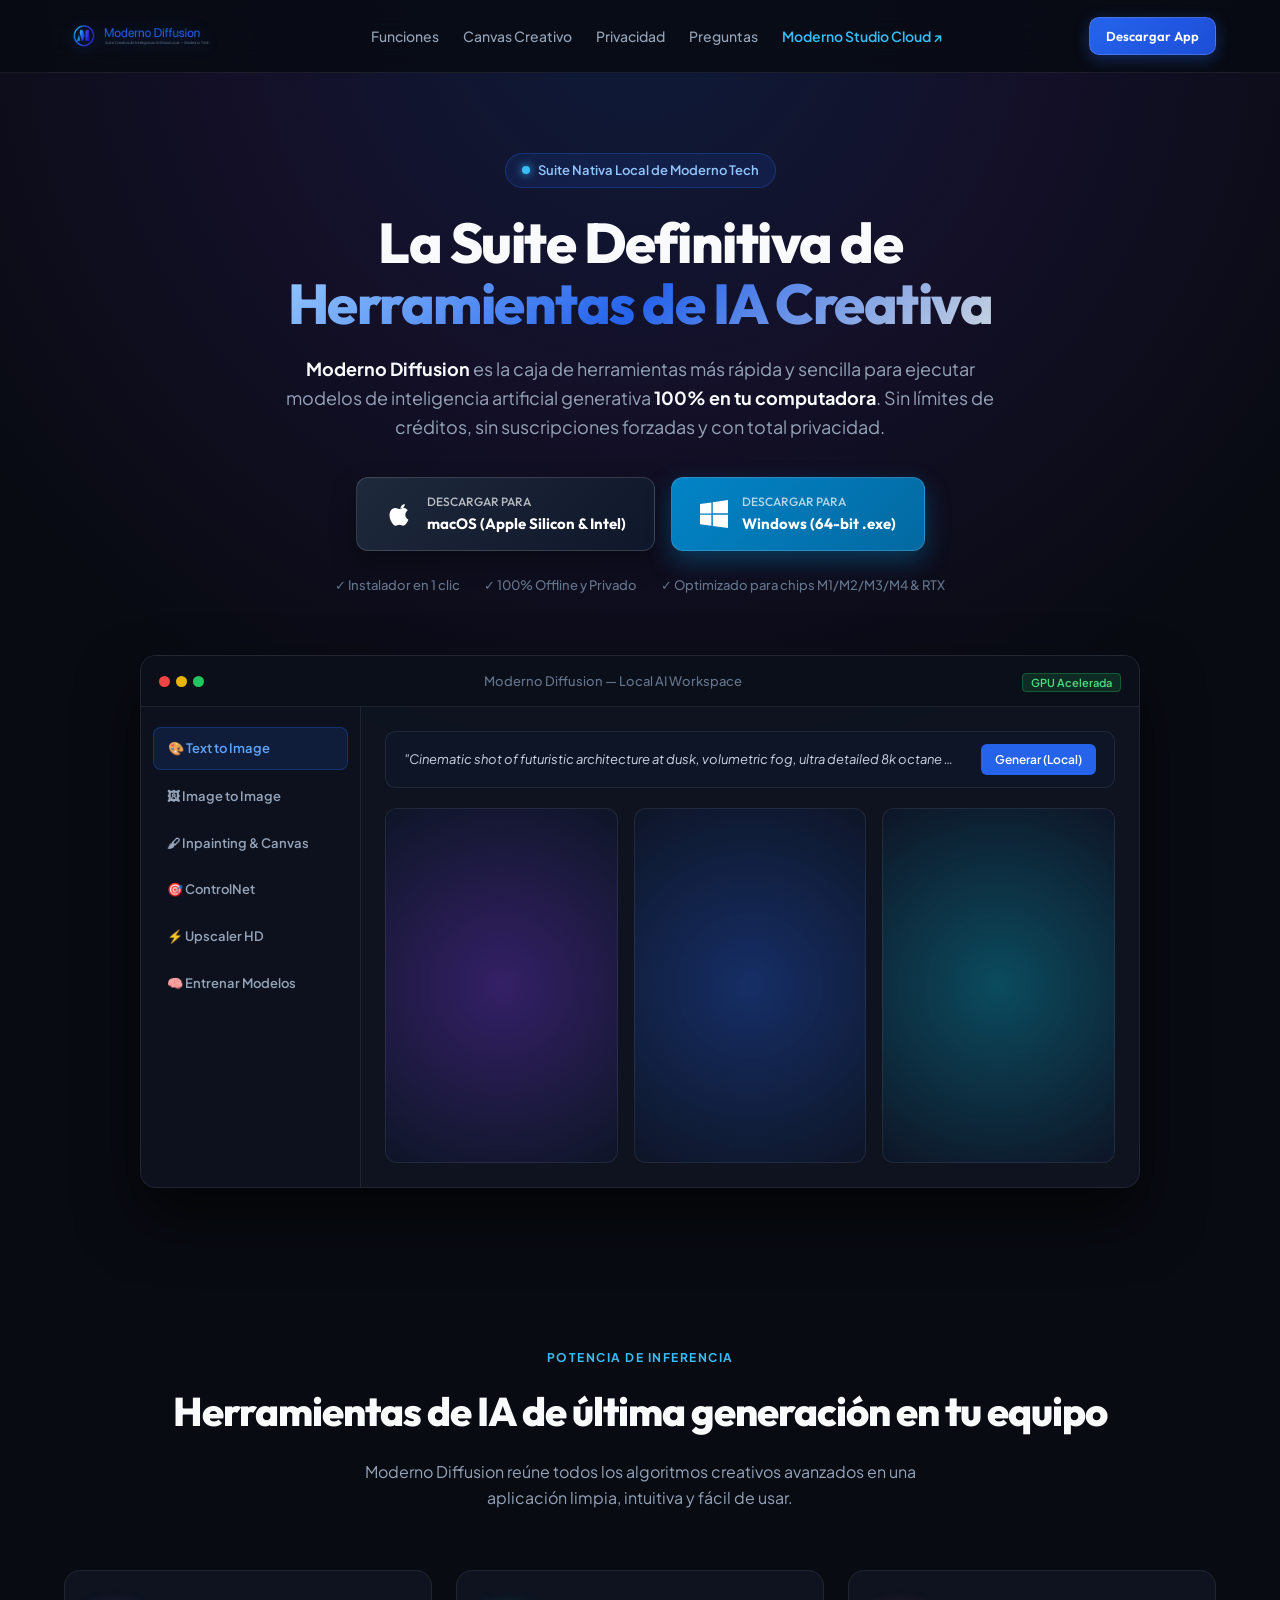
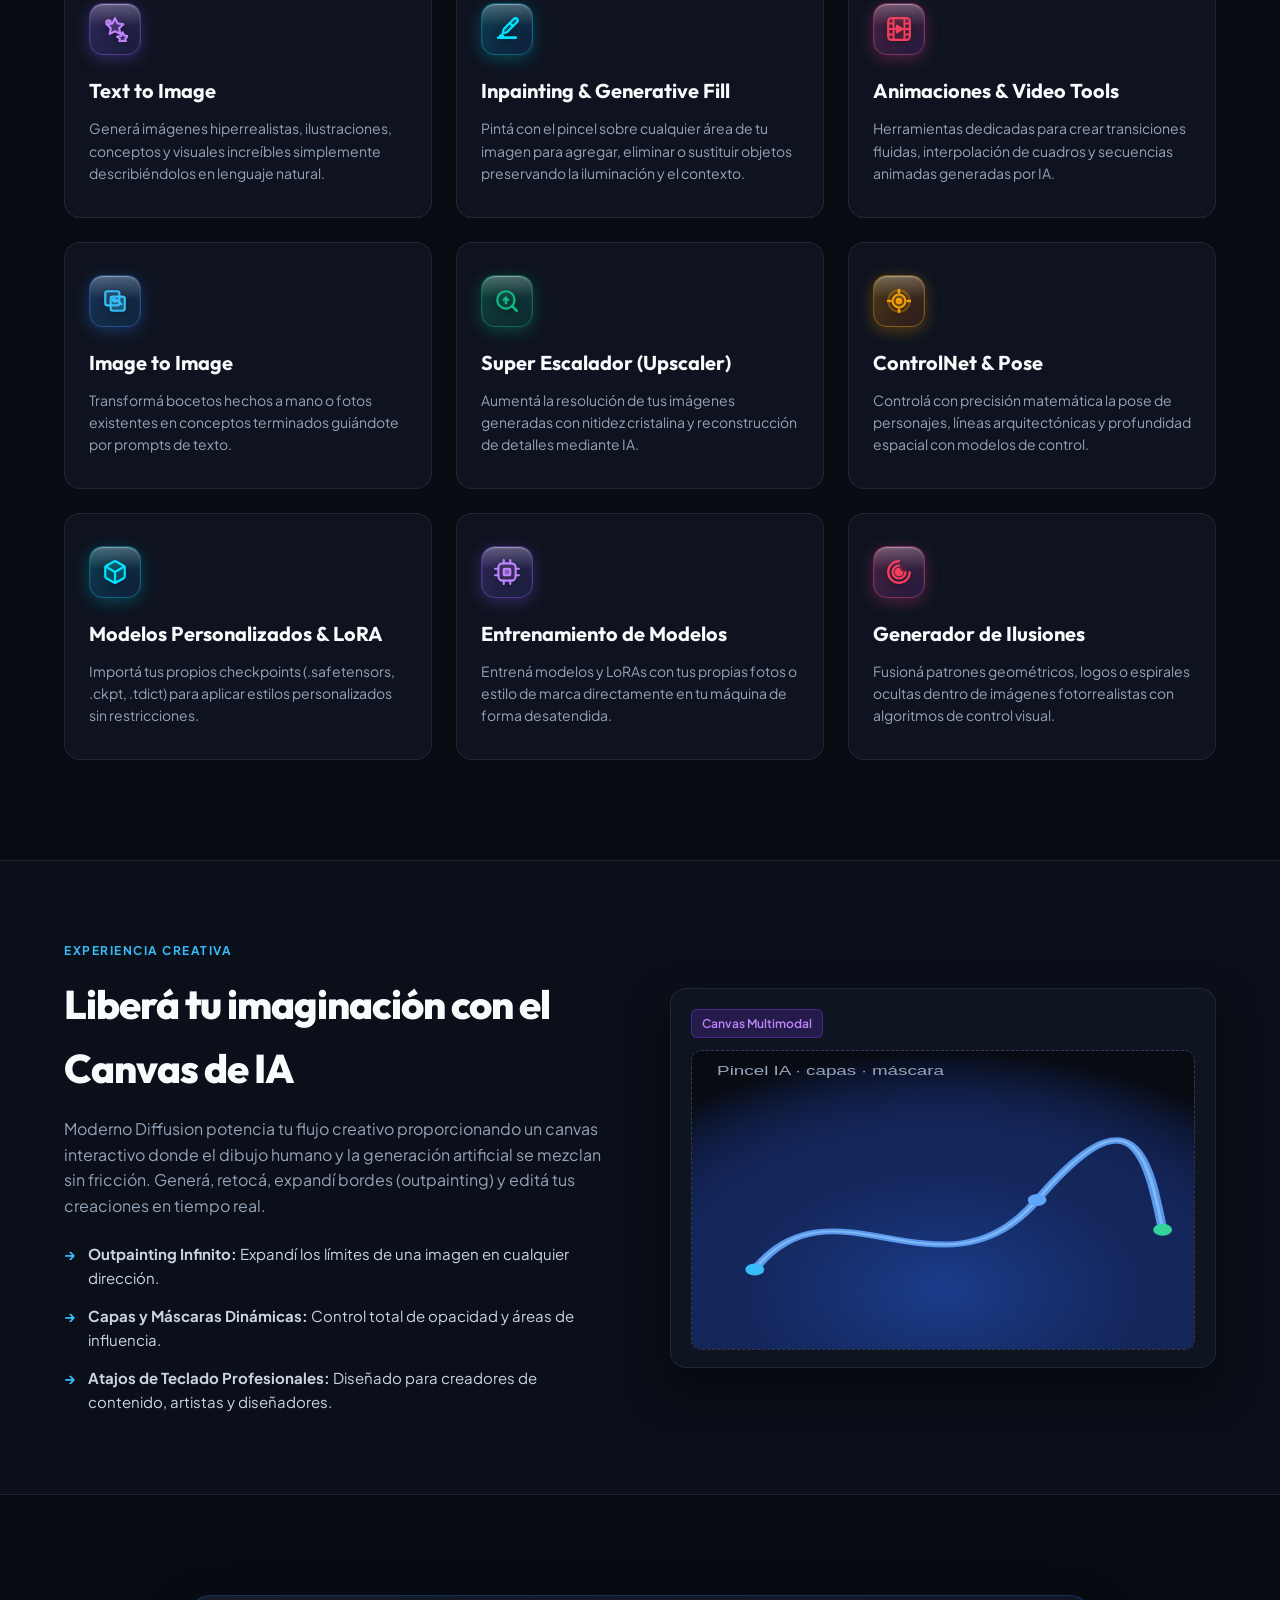
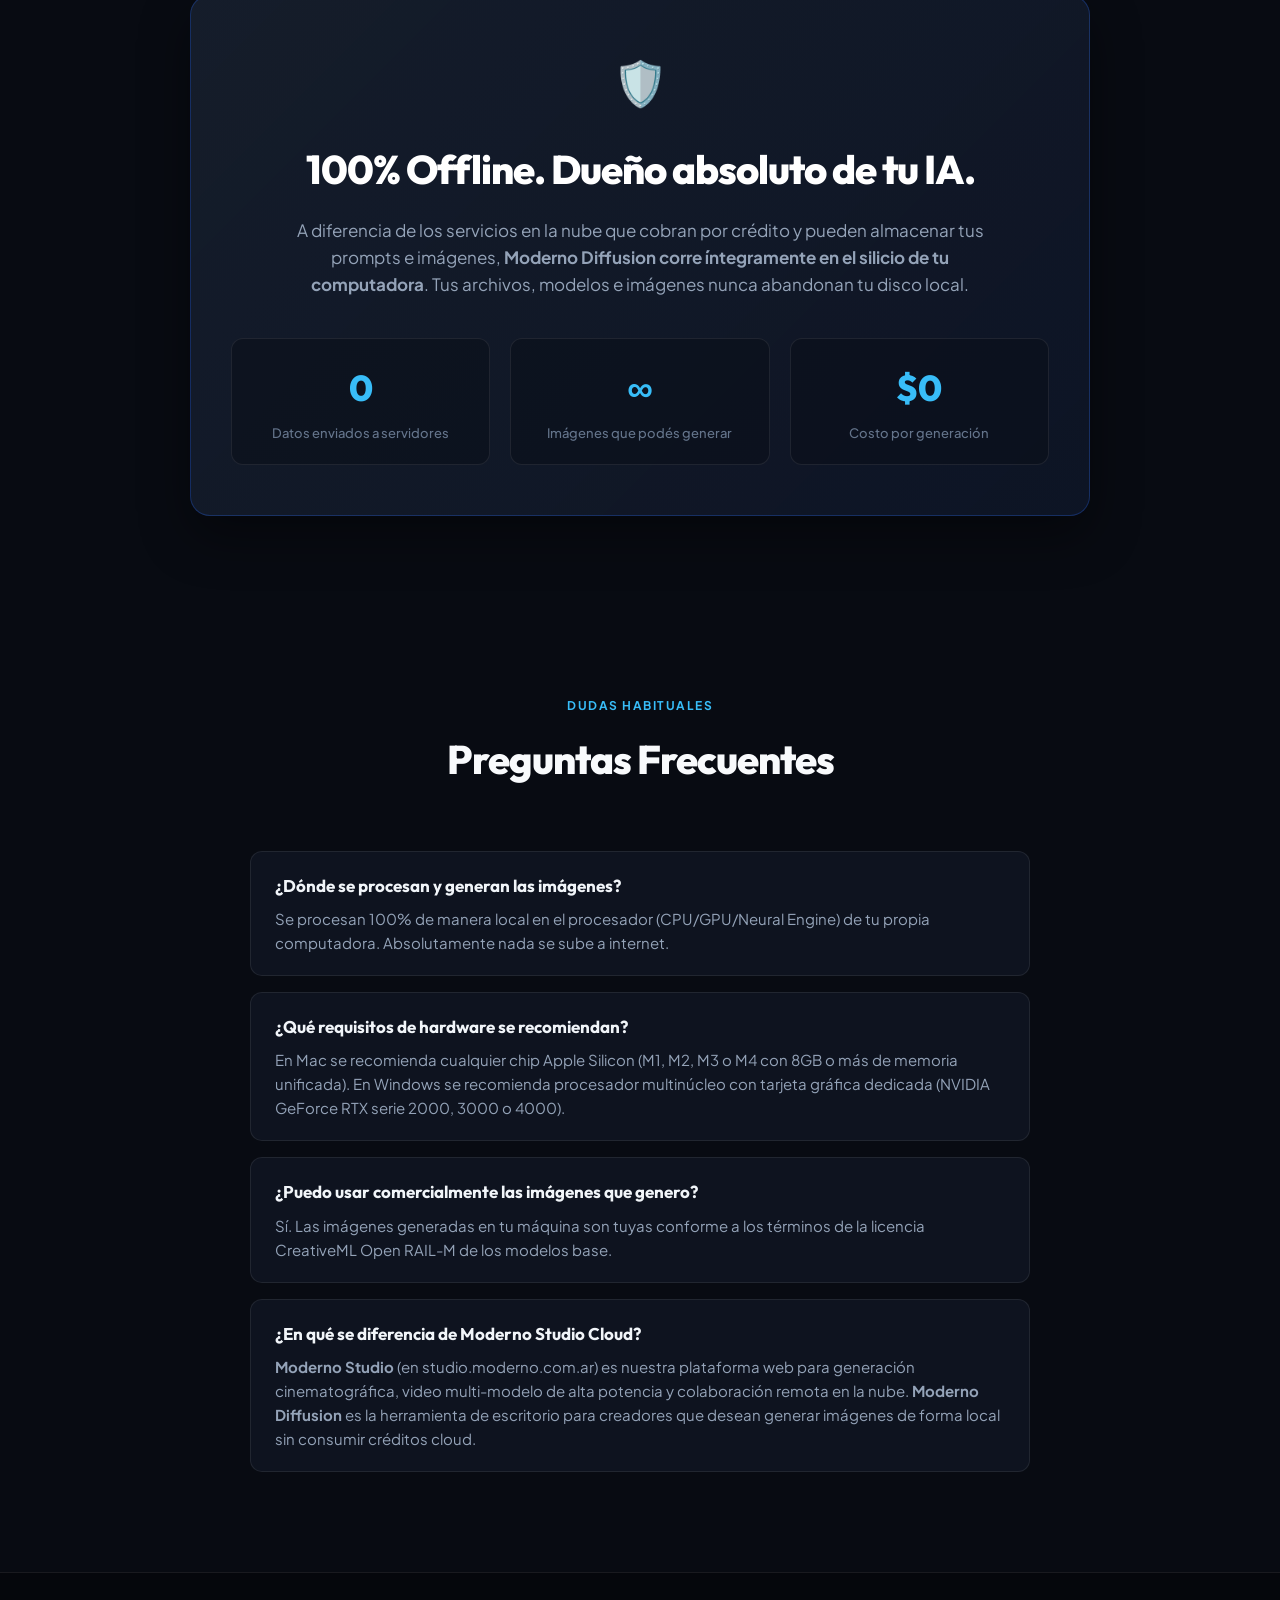
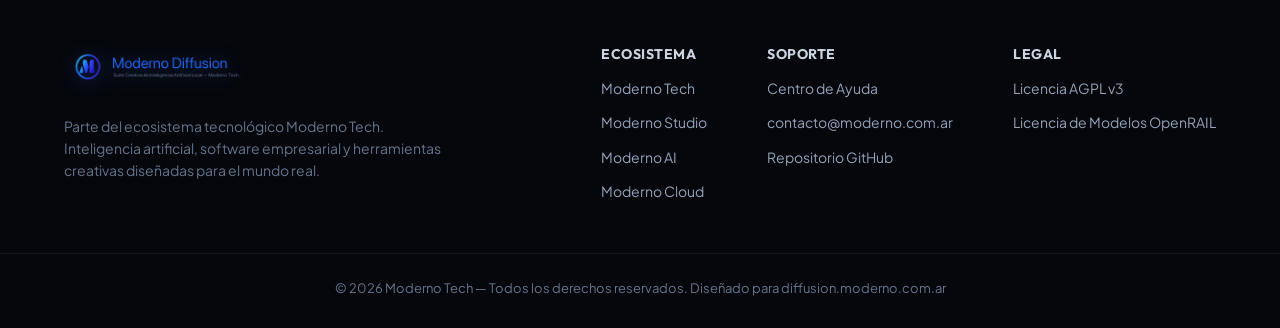
<file: index.html>
<!DOCTYPE html>
<html lang="es">
<head>
  <meta charset="UTF-8">
  <meta name="viewport" content="width=device-width, initial-scale=1.0">
  <title>Moderno Diffusion — Generación Local de Inteligencia Artificial para Mac y Windows</title>
  <meta name="description" content="Moderno Diffusion es la suite de escritorio de Moderno Tech para generar imágenes y arte con IA 100% en tu computadora, sin nube y con privacidad total.">
  <link rel="icon" type="image/x-icon" href="/favicon.ico">
  <link rel="apple-touch-icon" href="/icon.png">
  <link rel="preconnect" href="https://fonts.googleapis.com">
  <link rel="preconnect" href="https://fonts.gstatic.com" crossorigin>
  <link href="https://fonts.googleapis.com/css2?family=Outfit:wght@300;400;500;600;700;800;900&family=Plus+Jakarta+Sans:wght@400;500;600;700&display=swap" rel="stylesheet">
  <link rel="stylesheet" href="style.css">
  <link rel="canonical" href="https://diffusion.moderno.com.ar/">
  <meta property="og:type" content="website">
  <meta property="og:title" content="Moderno Diffusion — Generación Local de IA para Mac y Windows">
  <meta property="og:description" content="Generá imágenes y arte con IA 100% en tu computadora, sin nube y con privacidad total.">
  <meta property="og:url" content="https://diffusion.moderno.com.ar/">
  <meta property="og:image" content="https://diffusion.moderno.com.ar/logo_splash.png">
  <meta name="twitter:card" content="summary_large_image">
  <meta name="twitter:title" content="Moderno Diffusion — Generación Local de IA">
  <meta name="twitter:description" content="Suite de IA generativa 100% local para Mac y Windows.">
</head>
<body>
  <!-- Background Glow & Grid -->
  <div class="bg-gradient-mesh"></div>
  <div class="bg-grid-pattern"></div>

  <!-- Navbar -->
  <header class="header">
    <div class="container nav-container">
      <a href="/" class="brand-logo">
        <img src="logo_splash.png" alt="Moderno Diffusion — Moderno Tech" class="brand-splash-logo">
      </a>
      <nav class="nav-links">
        <a href="#features">Funciones</a>
        <a href="#canvas">Canvas Creativo</a>
        <a href="#offline">Privacidad</a>
        <a href="#faq">Preguntas</a>
        <a href="https://studio.moderno.com.ar" target="_blank" class="nav-studio-link">Moderno Studio Cloud ↗</a>
      </nav>
      <div class="nav-actions">
        <a href="#descarga" class="btn btn-primary btn-sm">Descargar App</a>
      </div>
    </div>
  </header>

  <!-- Hero Section -->
  <section class="hero-section">
    <div class="container hero-container">
      <div class="hero-tag">
        <span class="pulse-dot"></span>
        <span>Suite Nativa Local de Moderno Tech</span>
      </div>
      <h1 class="hero-title">
        La Suite Definitiva de <br>
        <span class="gradient-text">Herramientas de IA Creativa</span>
      </h1>
      <p class="hero-subtitle">
        <strong>Moderno Diffusion</strong> es la caja de herramientas más rápida y sencilla para ejecutar modelos de inteligencia artificial generativa <strong>100% en tu computadora</strong>. Sin límites de créditos, sin suscripciones forzadas y con total privacidad.
      </p>

      <!-- Download CTA Buttons -->
      <div id="descarga" class="download-cta-group">
      <div id="download" style="display:none"></div>
        <a href="https://github.com/Breacorp/Moderno-Diffusion/releases/download/v2.5.1/ModernoDiffusion-macOS.dmg" class="btn btn-download btn-mac">
          <svg class="btn-icon" viewBox="0 0 24 24" fill="currentColor">
            <path d="M18.71 19.5c-.83 1.24-1.71 2.45-3.05 2.47-1.34.03-1.77-.79-3.29-.79-1.53 0-2 .77-3.27.82-1.31.05-2.3-1.32-3.14-2.53C4.25 17 2.94 12.45 4.7 9.39c.87-1.52 2.43-2.48 4.12-2.51 1.28-.02 2.5.87 3.29.87.78 0 2.26-1.07 3.81-.91.65.03 2.47.26 3.64 1.98-.09.06-2.17 1.28-2.15 3.81.03 3.02 2.65 4.03 2.68 4.04-.03.07-.42 1.44-1.38 2.83M15.97 6.37c.62-.75 1.04-1.8 0.92-2.85-.9.04-1.99.6-2.64 1.35-.57.65-1.07 1.71-.93 2.73 1 .08 2.03-.48 2.65-1.23z"/>
          </svg>
          <div class="btn-text">
            <span class="btn-caption">Descargar para</span>
            <span class="btn-os">macOS (Apple Silicon & Intel)</span>
          </div>
        </a>

        <a href="https://github.com/Breacorp/Moderno-Diffusion/releases/download/v2.5.1/ModernoDiffusion-2.3.0.exe" class="btn btn-download btn-win">
          <svg class="btn-icon" viewBox="0 0 24 24" fill="currentColor">
            <path d="M0 3.449L9.75 2.1v9.451H0m10.949-9.602L24 0v11.401H10.949M0 12.6h9.75v9.451L0 20.699M10.949 12.6H24V24l-12.95-1.801"/>
          </svg>
          <div class="btn-text">
            <span class="btn-caption">Descargar para</span>
            <span class="btn-os">Windows (64-bit .exe)</span>
          </div>
        </a>
      </div>

      <div class="hero-highlights">
        <div class="highlight-item">✓ Instalador en 1 clic</div>
        <div class="highlight-item">✓ 100% Offline y Privado</div>
        <div class="highlight-item">✓ Optimizado para chips M1/M2/M3/M4 & RTX</div>
      </div>

      <!-- App Interface Preview Card -->
      <div class="app-preview-card">
        <div class="window-header">
          <div class="traffic-lights">
            <span class="light red"></span>
            <span class="light yellow"></span>
            <span class="light green"></span>
          </div>
          <div class="window-title">Moderno Diffusion — Local AI Workspace</div>
          <div class="window-badges">
            <span class="badge-tag">GPU Acelerada</span>
          </div>
        </div>
        <div class="window-body">
          <div class="preview-mockup">
            <div class="mockup-sidebar">
              <div class="sidebar-item active">🎨 Text to Image</div>
              <div class="sidebar-item">🖼 Image to Image</div>
              <div class="sidebar-item">🖌 Inpainting & Canvas</div>
              <div class="sidebar-item">🎯 ControlNet</div>
              <div class="sidebar-item">⚡ Upscaler HD</div>
              <div class="sidebar-item">🧠 Entrenar Modelos</div>
            </div>
            <div class="mockup-canvas">
              <div class="mockup-prompt-bar">
                <span class="prompt-text">"Cinematic shot of futuristic architecture at dusk, volumetric fog, ultra detailed 8k octane render"</span>
                <span class="prompt-action">Generar (Local)</span>
              </div>
              <div class="mockup-result-area">
                <div class="art-card art-1"></div>
                <div class="art-card art-2"></div>
                <div class="art-card art-3"></div>
              </div>
            </div>
          </div>
        </div>
      </div>
    </div>
  </section>

  <!-- Features Grid -->
  <section id="features" class="features-section">
    <div class="container">
      <div class="section-header text-center">
        <span class="section-eyebrow">Potencia de Inferencia</span>
        <h2 class="section-title">Herramientas de IA de última generación en tu equipo</h2>
        <p class="section-desc">Moderno Diffusion reúne todos los algoritmos creativos avanzados en una aplicación limpia, intuitiva y fácil de usar.</p>
      </div>

      <div class="grid grid-3">
        <!-- 1. Text to Image -->
        <div class="feature-card">
          <div class="icon-glass glow-purple">
            <svg viewBox="0 0 24 24" fill="none" stroke="currentColor" stroke-width="2" stroke-linecap="round" stroke-linejoin="round">
              <path d="M12 2l2.4 4.8 5.3.8-3.8 3.7.9 5.2-4.8-2.5-4.8 2.5.9-5.2-3.8-3.7 5.3-.8L12 2z" fill="currentColor" fill-opacity="0.25"/>
              <path d="M19 15l1.5 3 3.5.5-2.5 2.5.6 3.5-3.1-1.6-3.1 1.6.6-3.5L14 19l3.5-.5L19 15z" fill="currentColor" fill-opacity="0.2"/>
              <circle cx="6" cy="6" r="2" fill="currentColor" fill-opacity="0.6"/>
            </svg>
          </div>
          <h3 class="feature-title">Text to Image</h3>
          <p class="feature-text">Generá imágenes hiperrealistas, ilustraciones, conceptos y visuales increíbles simplemente describiéndolos en lenguaje natural.</p>
        </div>

        <!-- 2. Inpainting & Generative Fill -->
        <div class="feature-card">
          <div class="icon-glass glow-cyan">
            <svg viewBox="0 0 24 24" fill="none" stroke="currentColor" stroke-width="2" stroke-linecap="round" stroke-linejoin="round">
              <path d="M18.375 2.625a2.121 2.121 0 1 1 3 3L12 15l-4 1 1-4 9.375-9.375z" fill="currentColor" fill-opacity="0.25"/>
              <path d="M14.5 6.5l3 3"/>
              <path d="M4 20h16" stroke-width="2.5"/>
              <circle cx="7" cy="19" r="1.5" fill="currentColor"/>
            </svg>
          </div>
          <h3 class="feature-title">Inpainting & Generative Fill</h3>
          <p class="feature-text">Pintá con el pincel sobre cualquier área de tu imagen para agregar, eliminar o sustituir objetos preservando la iluminación y el contexto.</p>
        </div>

        <!-- 3. Animaciones & Video Tools -->
        <div class="feature-card">
          <div class="icon-glass glow-rose">
            <svg viewBox="0 0 24 24" fill="none" stroke="currentColor" stroke-width="2" stroke-linecap="round" stroke-linejoin="round">
              <rect x="2" y="2" width="20" height="20" rx="3" fill="currentColor" fill-opacity="0.15"/>
              <path d="M7 2v20M17 2v20M2 12h20M2 7h5M2 17h5M17 7h5M17 17h5" stroke-width="1.8"/>
              <polygon points="10 9 15 12 10 15 10 9" fill="currentColor" fill-opacity="0.75"/>
            </svg>
          </div>
          <h3 class="feature-title">Animaciones & Video Tools</h3>
          <p class="feature-text">Herramientas dedicadas para crear transiciones fluidas, interpolación de cuadros y secuencias animadas generadas por IA.</p>
        </div>

        <!-- 4. Image to Image -->
        <div class="feature-card">
          <div class="icon-glass glow-blue">
            <svg viewBox="0 0 24 24" fill="none" stroke="currentColor" stroke-width="2" stroke-linecap="round" stroke-linejoin="round">
              <rect x="3" y="3" width="13" height="13" rx="2" fill="currentColor" fill-opacity="0.2"/>
              <rect x="8" y="8" width="13" height="13" rx="2" fill="currentColor" fill-opacity="0.35"/>
              <path d="M12 13l2-2 4 4" stroke-width="2"/>
              <circle cx="11" cy="11" r="1" fill="currentColor"/>
            </svg>
          </div>
          <h3 class="feature-title">Image to Image</h3>
          <p class="feature-text">Transformá bocetos hechos a mano o fotos existentes en conceptos terminados guiándote por prompts de texto.</p>
        </div>

        <!-- 5. Super Escalador (Upscaler) -->
        <div class="feature-card">
          <div class="icon-glass glow-emerald">
            <svg viewBox="0 0 24 24" fill="none" stroke="currentColor" stroke-width="2" stroke-linecap="round" stroke-linejoin="round">
              <circle cx="11" cy="11" r="8" fill="currentColor" fill-opacity="0.15"/>
              <path d="M21 21l-4.35-4.35" stroke-width="2.5"/>
              <polyline points="9 11 11 9 13 11" stroke-width="2.2"/>
              <line x1="11" y1="9" x2="11" y2="14" stroke-width="2.2"/>
            </svg>
          </div>
          <h3 class="feature-title">Super Escalador (Upscaler)</h3>
          <p class="feature-text">Aumentá la resolución de tus imágenes generadas con nitidez cristalina y reconstrucción de detalles mediante IA.</p>
        </div>

        <!-- 6. ControlNet & Pose -->
        <div class="feature-card">
          <div class="icon-glass glow-amber">
            <svg viewBox="0 0 24 24" fill="none" stroke="currentColor" stroke-width="2" stroke-linecap="round" stroke-linejoin="round">
              <circle cx="12" cy="12" r="10" stroke-opacity="0.3" fill="currentColor" fill-opacity="0.1"/>
              <circle cx="12" cy="12" r="6" fill="currentColor" fill-opacity="0.25"/>
              <circle cx="12" cy="12" r="2" fill="currentColor" fill-opacity="0.9"/>
              <line x1="12" y1="2" x2="12" y2="4" stroke-width="2.5"/>
              <line x1="12" y1="20" x2="12" y2="22" stroke-width="2.5"/>
              <line x1="2" y1="12" x2="4" y2="12" stroke-width="2.5"/>
              <line x1="20" y1="12" x2="22" y2="12" stroke-width="2.5"/>
            </svg>
          </div>
          <h3 class="feature-title">ControlNet & Pose</h3>
          <p class="feature-text">Controlá con precisión matemática la pose de personajes, líneas arquitectónicas y profundidad espacial con modelos de control.</p>
        </div>

        <!-- 7. Modelos Personalizados & LoRA -->
        <div class="feature-card">
          <div class="icon-glass glow-cyan">
            <svg viewBox="0 0 24 24" fill="none" stroke="currentColor" stroke-width="2" stroke-linecap="round" stroke-linejoin="round">
              <path d="M21 16V8a2 2 0 0 0-1-1.73l-7-4a2 2 0 0 0-2 0l-7 4A2 2 0 0 0 3 8v8a2 2 0 0 0 1 1.73l7 4a2 2 0 0 0 2 0l7-4A2 2 0 0 0 21 16z" fill="currentColor" fill-opacity="0.2"/>
              <polyline points="3.27 6.96 12 12.01 20.73 6.96"/>
              <line x1="12" y1="22.08" x2="12" y2="12"/>
            </svg>
          </div>
          <h3 class="feature-title">Modelos Personalizados & LoRA</h3>
          <p class="feature-text">Importá tus propios checkpoints (.safetensors, .ckpt, .tdict) para aplicar estilos personalizados sin restricciones.</p>
        </div>

        <!-- 8. Entrenamiento de Modelos -->
        <div class="feature-card">
          <div class="icon-glass glow-purple">
            <svg viewBox="0 0 24 24" fill="none" stroke="currentColor" stroke-width="2" stroke-linecap="round" stroke-linejoin="round">
              <rect x="4" y="4" width="16" height="16" rx="4" fill="currentColor" fill-opacity="0.15"/>
              <rect x="9" y="9" width="6" height="6" rx="1" fill="currentColor" fill-opacity="0.6"/>
              <path d="M9 1v3M15 1v3M9 20v3M15 20v3M1 9h3M1 15h3M20 9h3M20 15h3" stroke-width="2"/>
            </svg>
          </div>
          <h3 class="feature-title">Entrenamiento de Modelos</h3>
          <p class="feature-text">Entrená modelos y LoRAs con tus propias fotos o estilo de marca directamente en tu máquina de forma desatendida.</p>
        </div>

        <!-- 9. Generador de Ilusiones -->
        <div class="feature-card">
          <div class="icon-glass glow-rose">
            <svg viewBox="0 0 24 24" fill="none" stroke="currentColor" stroke-width="2" stroke-linecap="round" stroke-linejoin="round">
              <path d="M12 2a10 10 0 1 0 10 10" stroke-width="2" stroke-linecap="round" fill="currentColor" fill-opacity="0.1"/>
              <path d="M12 6a6 6 0 1 0 6 6" stroke-width="2" stroke-linecap="round" fill="currentColor" fill-opacity="0.2"/>
              <path d="M12 9a3 3 0 1 0 3 3" stroke-width="2" stroke-linecap="round" fill="currentColor" fill-opacity="0.4"/>
              <circle cx="12" cy="12" r="1.5" fill="currentColor"/>
            </svg>
          </div>
          <h3 class="feature-title">Generador de Ilusiones</h3>
          <p class="feature-text">Fusioná patrones geométricos, logos o espirales ocultas dentro de imágenes fotorrealistas con algoritmos de control visual.</p>
        </div>
      </div>
    </div>
  </section>

  <!-- AI Canvas Deep Dive -->
  <section id="canvas" class="canvas-section">
    <div class="container canvas-container">
      <div class="canvas-content">
        <span class="section-eyebrow">Experiencia Creativa</span>
        <h2 class="section-title">Liberá tu imaginación con el Canvas de IA</h2>
        <p class="canvas-desc">
          Moderno Diffusion potencia tu flujo creativo proporcionando un canvas interactivo donde el dibujo humano y la generación artificial se mezclan sin fricción. Generá, retocá, expandí bordes (outpainting) y editá tus creaciones en tiempo real.
        </p>
        <ul class="canvas-bullets">
          <li><strong>Outpainting Infinito:</strong> Expandí los límites de una imagen en cualquier dirección.</li>
          <li><strong>Capas y Máscaras Dinámicas:</strong> Control total de opacidad y áreas de influencia.</li>
          <li><strong>Atajos de Teclado Profesionales:</strong> Diseñado para creadores de contenido, artistas y diseñadores.</li>
        </ul>
      </div>
      <div class="canvas-visual">
        <div class="canvas-mockup-frame">
          <div class="canvas-mockup-tag">Canvas Multimodal</div>
          <svg class="canvas-mockup-art" viewBox="0 0 320 300" preserveAspectRatio="none" style="width:100%;height:300px;border-radius:10px;background:#0f172a;display:block;">
            <defs>
              <radialGradient id="canvasg" cx="50%" cy="80%" r="80%">
                <stop offset="0%" stop-color="rgba(37, 99, 235, 0.5)"/>
                <stop offset="55%" stop-color="rgba(30, 64, 175, 0.35)"/>
                <stop offset="100%" stop-color="rgba(8, 11, 18, 0.98)"/>
              </radialGradient>
            </defs>
            <rect width="320" height="300" fill="url(#canvasg)"/>
            <path d="M40 220 C 90 120, 160 260, 220 150 S 290 100, 300 180" fill="none" stroke="#60a5fa" stroke-width="6" stroke-linecap="round" opacity="0.9"/>
            <path d="M40 220 C 90 120, 160 260, 220 150 S 290 100, 300 180" fill="none" stroke="#93c5fd" stroke-width="2" stroke-linecap="round" opacity="0.7"/>
            <circle cx="40" cy="220" r="6" fill="#38bdf8"/>
            <circle cx="220" cy="150" r="6" fill="#60a5fa"/>
            <circle cx="300" cy="180" r="6" fill="#34d399"/>
            <text x="16" y="24" fill="#94a3b8" font-size="12" font-family="sans-serif">Pincel IA · capas · máscara</text>
          </svg>
        </div>
      </div>
    </div>
  </section>

  <!-- Offline & Privacy Section -->
  <section id="offline" class="privacy-section">
    <div class="container text-center">
      <div class="privacy-card">
        <div class="privacy-icon">🛡️</div>
        <h2 class="section-title text-white">100% Offline. Dueño absoluto de tu IA.</h2>
        <p class="privacy-desc">
          A diferencia de los servicios en la nube que cobran por crédito y pueden almacenar tus prompts e imágenes, <strong>Moderno Diffusion corre íntegramente en el silicio de tu computadora</strong>. Tus archivos, modelos e imágenes nunca abandonan tu disco local.
        </p>
        <div class="privacy-specs-grid">
          <div class="spec-box">
            <div class="spec-val">0</div>
            <div class="spec-label">Datos enviados a servidores</div>
          </div>
          <div class="spec-box">
            <div class="spec-val">∞</div>
            <div class="spec-label">Imágenes que podés generar</div>
          </div>
          <div class="spec-box">
            <div class="spec-val">$0</div>
            <div class="spec-label">Costo por generación</div>
          </div>
        </div>
      </div>
    </div>
  </section>

  <!-- FAQ Section -->
  <section id="faq" class="faq-section">
    <div class="container">
      <div class="section-header text-center">
        <span class="section-eyebrow">Dudas Habituales</span>
        <h2 class="section-title">Preguntas Frecuentes</h2>
      </div>

      <div class="faq-list">
        <div class="faq-item">
          <div class="faq-question">¿Dónde se procesan y generan las imágenes?</div>
          <div class="faq-answer">Se procesan 100% de manera local en el procesador (CPU/GPU/Neural Engine) de tu propia computadora. Absolutamente nada se sube a internet.</div>
        </div>

        <div class="faq-item">
          <div class="faq-question">¿Qué requisitos de hardware se recomiendan?</div>
          <div class="faq-answer">En Mac se recomienda cualquier chip Apple Silicon (M1, M2, M3 o M4 con 8GB o más de memoria unificada). En Windows se recomienda procesador multinúcleo con tarjeta gráfica dedicada (NVIDIA GeForce RTX serie 2000, 3000 o 4000).</div>
        </div>

        <div class="faq-item">
          <div class="faq-question">¿Puedo usar comercialmente las imágenes que genero?</div>
          <div class="faq-answer">Sí. Las imágenes generadas en tu máquina son tuyas conforme a los términos de la licencia CreativeML Open RAIL-M de los modelos base.</div>
        </div>

        <div class="faq-item">
          <div class="faq-question">¿En qué se diferencia de Moderno Studio Cloud?</div>
          <div class="faq-answer"><strong>Moderno Studio</strong> (en studio.moderno.com.ar) es nuestra plataforma web para generación cinematográfica, video multi-modelo de alta potencia y colaboración remota en la nube. <strong>Moderno Diffusion</strong> es la herramienta de escritorio para creadores que desean generar imágenes de forma local sin consumir créditos cloud.</div>
        </div>
      </div>
    </div>
  </section>

  <!-- Footer -->
  <footer class="footer">
    <div class="container footer-container">
      <div class="footer-brand">
        <div class="brand-logo">
          <img src="logo_splash.png" alt="Moderno Diffusion — Moderno Tech" class="brand-splash-logo-footer">
        </div>
        <p class="footer-desc">Parte del ecosistema tecnológico Moderno Tech. Inteligencia artificial, software empresarial y herramientas creativas diseñadas para el mundo real.</p>
      </div>

      <div class="footer-links-group">
        <div class="footer-col">
          <h4 class="footer-heading">Ecosistema</h4>
          <a href="https://moderno.com.ar" target="_blank">Moderno Tech</a>
          <a href="https://studio.moderno.com.ar" target="_blank">Moderno Studio</a>
          <a href="https://ai.moderno.com.ar" target="_blank">Moderno AI</a>
          <a href="https://cloud.moderno.com.ar" target="_blank">Moderno Cloud</a>
        </div>

        <div class="footer-col">
          <h4 class="footer-heading">Soporte</h4>
          <a href="https://moderno.com.ar/ayuda" target="_blank">Centro de Ayuda</a>
          <a href="mailto:contacto@moderno.com.ar">contacto@moderno.com.ar</a>
          <a href="https://github.com/Breacorp/Moderno-Diffusion" target="_blank">Repositorio GitHub</a>
        </div>

        <div class="footer-col">
          <h4 class="footer-heading">Legal</h4>
          <a href="https://github.com/Breacorp/Moderno-Diffusion/blob/main/LICENSE" target="_blank">Licencia AGPL v3</a>
          <a href="https://github.com/CompVis/stable-diffusion/blob/main/LICENSE" target="_blank">Licencia de Modelos OpenRAIL</a>
        </div>
      </div>
    </div>
    <div class="footer-bottom">
      <div class="container text-center">
        <p>© 2026 Moderno Tech — Todos los derechos reservados. Diseñado para diffusion.moderno.com.ar</p>
      </div>
    </div>
  </footer>
</body>
</html>
</file>
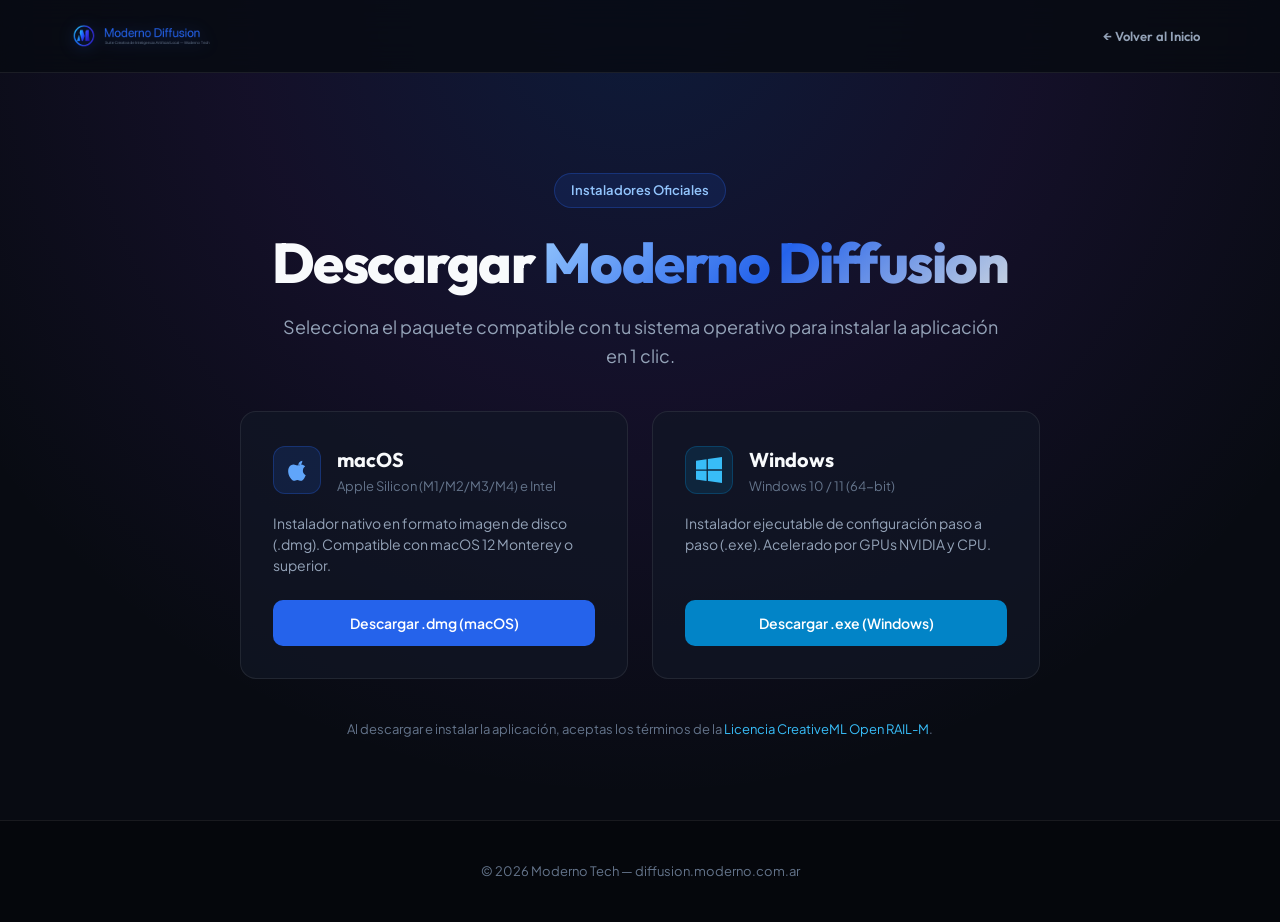
<file: download.html>
<!DOCTYPE html>
<html lang="es">
<head>
  <meta charset="UTF-8">
  <meta name="viewport" content="width=device-width, initial-scale=1.0">
  <title>Descargar Moderno Diffusion — macOS y Windows</title>
  <meta name="description" content="Descarga los instaladores oficiales de Moderno Diffusion para macOS (Apple Silicon y procesadores Intel) y Windows 64-bit.">
  <link rel="icon" type="image/x-icon" href="/favicon.ico">
  <link rel="apple-touch-icon" href="/icon.png">
  <link href="https://fonts.googleapis.com/css2?family=Outfit:wght@400;600;700;800&family=Plus+Jakarta+Sans:wght@400;500;600&display=swap" rel="stylesheet">
  <link rel="stylesheet" href="style.css">
  <style>
    .download-page-hero {
      padding: 100px 0 80px;
      text-align: center;
    }
    .download-grid {
      display: grid;
      grid-template-columns: repeat(2, 1fr);
      gap: 24px;
      max-width: 800px;
      margin: 40px auto;
    }
    .download-card {
      background: var(--bg-card);
      border: 1px solid var(--border-card);
      border-radius: 16px;
      padding: 32px;
      text-align: left;
      text-decoration: none;
      color: inherit;
      transition: all 0.25s ease;
      display: flex;
      flex-direction: column;
      justify-content: space-between;
    }
    .download-card:hover {
      background: var(--bg-card-hover);
      border-color: rgba(37, 99, 235, 0.4);
      transform: translateY(-4px);
      box-shadow: 0 15px 30px rgba(0, 0, 0, 0.4);
    }
    .card-top {
      display: flex;
      align-items: center;
      gap: 16px;
      margin-bottom: 16px;
    }
    .card-icon-wrapper {
      width: 48px;
      height: 48px;
      border-radius: 12px;
      background: rgba(37, 99, 235, 0.15);
      border: 1px solid rgba(37, 99, 235, 0.3);
      display: flex;
      align-items: center;
      justify-content: center;
    }
    .card-icon {
      width: 26px;
      height: 26px;
      fill: #60a5fa;
    }
    .card-title {
      font-family: var(--font-heading);
      font-size: 20px;
      font-weight: 700;
    }
    .card-arch {
      font-size: 13px;
      color: var(--text-dim);
    }
    .card-desc {
      color: var(--text-muted);
      font-size: 14px;
      margin-bottom: 24px;
      line-height: 1.5;
    }
    .card-btn {
      width: 100%;
      padding: 12px 20px;
      border-radius: 10px;
      background: var(--primary-blue);
      color: #fff;
      font-weight: 600;
      font-size: 14px;
      text-align: center;
    }
    .license-notice {
      margin-top: 40px;
      color: var(--text-dim);
      font-size: 13px;
    }
    .license-notice a {
      color: #38bdf8;
      text-decoration: none;
    }
    @media (max-width: 768px) {
      .download-grid { grid-template-columns: 1fr; }
    }
  </style>
  <link rel="canonical" href="https://diffusion.moderno.com.ar/">
  <meta property="og:type" content="website">
  <meta property="og:title" content="Moderno Diffusion — Generación Local de IA para Mac y Windows">
  <meta property="og:description" content="Generá imágenes y arte con IA 100% en tu computadora, sin nube y con privacidad total.">
  <meta property="og:url" content="https://diffusion.moderno.com.ar/">
  <meta property="og:image" content="https://diffusion.moderno.com.ar/logo_splash.png">
  <meta name="twitter:card" content="summary_large_image">
  <meta name="twitter:title" content="Moderno Diffusion — Generación Local de IA">
  <meta name="twitter:description" content="Suite de IA generativa 100% local para Mac y Windows.">
</head>
<body>
  <div class="bg-gradient-mesh"></div>

  <!-- Header -->
  <header class="header">
    <div class="container nav-container">
      <a href="/" class="brand-logo">
        <img src="logo_splash.png" alt="Moderno Diffusion — Moderno Tech" class="brand-splash-logo">
      </a>
      <div class="nav-actions">
        <a href="/" class="btn btn-sm" style="color: #94a3b8;">← Volver al Inicio</a>
      </div>
    </div>
  </header>

  <main class="download-page-hero">
    <div class="container">
      <span class="hero-tag">Instaladores Oficiales</span>
      <h1 class="hero-title">Descargar <span class="gradient-text">Moderno Diffusion</span></h1>
      <p class="hero-subtitle">Selecciona el paquete compatible con tu sistema operativo para instalar la aplicación en 1 clic.</p>

      <div class="download-grid">
        <!-- macOS Download Card -->
        <a href="https://github.com/Breacorp/Moderno-Diffusion/releases/download/v2.5.1/ModernoDiffusion-macOS.dmg" class="download-card">
          <div>
            <div class="card-top">
              <div class="card-icon-wrapper">
                <svg class="card-icon" viewBox="0 0 24 24">
                  <path d="M18.71 19.5c-.83 1.24-1.71 2.45-3.05 2.47-1.34.03-1.77-.79-3.29-.79-1.53 0-2 .77-3.27.82-1.31.05-2.3-1.32-3.14-2.53C4.25 17 2.94 12.45 4.7 9.39c.87-1.52 2.43-2.48 4.12-2.51 1.28-.02 2.5.87 3.29.87.78 0 2.26-1.07 3.81-.91.65.03 2.47.26 3.64 1.98-.09.06-2.17 1.28-2.15 3.81.03 3.02 2.65 4.03 2.68 4.04-.03.07-.42 1.44-1.38 2.83M15.97 6.37c.62-.75 1.04-1.8 0.92-2.85-.9.04-1.99.6-2.64 1.35-.57.65-1.07 1.71-.93 2.73 1 .08 2.03-.48 2.65-1.23z"/>
                </svg>
              </div>
              <div>
                <div class="card-title">macOS</div>
                <div class="card-arch">Apple Silicon (M1/M2/M3/M4) e Intel</div>
              </div>
            </div>
            <p class="card-desc">Instalador nativo en formato imagen de disco (.dmg). Compatible con macOS 12 Monterey o superior.</p>
          </div>
          <div class="card-btn">Descargar .dmg (macOS)</div>
        </a>

        <!-- Windows Download Card -->
        <a href="https://github.com/Breacorp/Moderno-Diffusion/releases/download/v2.5.1/ModernoDiffusion-2.3.0.exe" class="download-card">
          <div>
            <div class="card-top">
              <div class="card-icon-wrapper" style="background: rgba(2, 132, 199, 0.15); border-color: rgba(2, 132, 199, 0.3);">
                <svg class="card-icon" viewBox="0 0 24 24" style="fill: #38bdf8;">
                  <path d="M0 3.449L9.75 2.1v9.451H0m10.949-9.602L24 0v11.401H10.949M0 12.6h9.75v9.451L0 20.699M10.949 12.6H24V24l-12.95-1.801"/>
                </svg>
              </div>
              <div>
                <div class="card-title">Windows</div>
                <div class="card-arch">Windows 10 / 11 (64-bit)</div>
              </div>
            </div>
            <p class="card-desc">Instalador ejecutable de configuración paso a paso (.exe). Acelerado por GPUs NVIDIA y CPU.</p>
          </div>
          <div class="card-btn" style="background: #0284c7;">Descargar .exe (Windows)</div>
        </a>
      </div>

      <div class="license-notice">
        Al descargar e instalar la aplicación, aceptas los términos de la <a href="https://github.com/CompVis/stable-diffusion/blob/main/LICENSE" target="_blank">Licencia CreativeML Open RAIL-M</a>.
      </div>
    </div>
  </main>

  <footer class="footer" style="padding: 40px 0;">
    <div class="container text-center">
      <p style="color: var(--text-dim); font-size: 13px;">© 2026 Moderno Tech — diffusion.moderno.com.ar</p>
    </div>
  </footer>
</body>
</html>
</file>
<file: style.css>
:root {
  --bg-dark: #080b12;
  --bg-card: rgba(18, 24, 38, 0.7);
  --bg-card-hover: rgba(26, 35, 54, 0.85);
  --border-card: rgba(255, 255, 255, 0.08);
  --border-focus: rgba(66, 133, 244, 0.5);
  
  --primary-blue: #2563eb;
  --primary-cyan: #06b6d4;
  --accent-purple: #7c3aed;
  
  --text-main: #f8fafc;
  --text-muted: #94a3b8;
  --text-dim: #64748b;
  
  --font-heading: 'Outfit', sans-serif;
  --font-body: 'Plus Jakarta Sans', sans-serif;
}

* {
  box-sizing: border-box;
  margin: 0;
  padding: 0;
}

body {
  background-color: var(--bg-dark);
  color: var(--text-main);
  font-family: var(--font-body);
  line-height: 1.6;
  overflow-x: hidden;
  position: relative;
}

/* Background Effects */
.bg-gradient-mesh {
  position: absolute;
  top: 0;
  left: 50%;
  transform: translateX(-50%);
  width: 1400px;
  height: 900px;
  background: radial-gradient(circle at 50% 0%, rgba(37, 99, 235, 0.18) 0%, rgba(124, 58, 237, 0.10) 35%, transparent 70%);
  pointer-events: none;
  z-index: 0;
}

.bg-grid-pattern {
  display: none;
}

.container {
  max-width: 1200px;
  margin: 0 auto;
  padding: 0 24px;
  position: relative;
  z-index: 1;
}

/* Header & Navbar */
.header {
  position: sticky;
  top: 0;
  z-index: 100;
  background: rgba(8, 11, 18, 0.85);
  backdrop-filter: blur(16px);
  border-bottom: 1px solid var(--border-card);
  padding: 16px 0;
}

.nav-container {
  display: flex;
  align-items: center;
  justify-content: space-between;
}

.brand-logo {
  display: flex;
  align-items: center;
  gap: 12px;
  text-decoration: none;
}

.brand-splash-logo {
  height: 40px;
  width: auto;
  max-width: 240px;
  object-fit: contain;
  transition: transform 0.25s ease, filter 0.25s ease;
  filter: drop-shadow(0 2px 8px rgba(37, 99, 235, 0.35));
}

.brand-splash-logo:hover {
  transform: translateY(-1px) scale(1.02);
  filter: drop-shadow(0 4px 14px rgba(56, 189, 248, 0.5));
}

.brand-splash-logo-footer {
  height: 48px;
  width: auto;
  max-width: 280px;
  object-fit: contain;
  margin-bottom: 8px;
  filter: drop-shadow(0 2px 10px rgba(37, 99, 235, 0.4));
}

.brand-text {
  display: flex;
  align-items: center;
  gap: 8px;
}

.brand-title {
  font-family: var(--font-heading);
  font-size: 20px;
  font-weight: 800;
  color: var(--text-main);
  letter-spacing: -0.5px;
}

.brand-badge {
  background: linear-gradient(135deg, rgba(37, 99, 235, 0.25), rgba(124, 58, 237, 0.25));
  border: 1px solid rgba(37, 99, 235, 0.4);
  color: #60a5fa;
  font-size: 11px;
  font-weight: 700;
  text-transform: uppercase;
  padding: 2px 8px;
  border-radius: 6px;
}

.nav-links {
  display: flex;
  gap: 24px;
  align-items: center;
}

.nav-links a {
  color: var(--text-muted);
  text-decoration: none;
  font-size: 14px;
  font-weight: 500;
  transition: color 0.2s ease;
}

.nav-links a:hover {
  color: var(--text-main);
}

.nav-studio-link {
  color: #38bdf8 !important;
  font-weight: 600 !important;
}

/* Buttons */
.btn {
  display: inline-flex;
  align-items: center;
  justify-content: center;
  gap: 8px;
  font-family: var(--font-heading);
  font-weight: 600;
  text-decoration: none;
  border-radius: 10px;
  transition: all 0.2s ease;
  cursor: pointer;
}

.btn-sm {
  padding: 8px 16px;
  font-size: 13px;
}

.btn-primary {
  background: linear-gradient(135deg, var(--primary-blue), #1d4ed8);
  color: #fff;
  border: 1px solid rgba(255, 255, 255, 0.15);
  box-shadow: 0 4px 15px rgba(37, 99, 235, 0.35);
}

.btn-primary:hover {
  transform: translateY(-1px);
  box-shadow: 0 6px 20px rgba(37, 99, 235, 0.5);
}

/* Hero Section */
.hero-section {
  padding: 80px 0 60px;
  text-align: center;
}

.hero-tag {
  display: inline-flex;
  align-items: center;
  gap: 8px;
  padding: 6px 16px;
  background: rgba(37, 99, 235, 0.12);
  border: 1px solid rgba(37, 99, 235, 0.3);
  border-radius: 999px;
  font-size: 13px;
  color: #93c5fd;
  font-weight: 600;
  margin-bottom: 24px;
}

.pulse-dot {
  width: 8px;
  height: 8px;
  background-color: #38bdf8;
  border-radius: 50%;
  box-shadow: 0 0 8px #38bdf8;
  animation: pulse 2s infinite;
}

@keyframes pulse {
  0% { opacity: 0.5; }
  50% { opacity: 1; }
  100% { opacity: 0.5; }
}

.hero-title {
  font-family: var(--font-heading);
  font-size: 56px;
  font-weight: 800;
  line-height: 1.1;
  letter-spacing: -1.5px;
  margin-bottom: 20px;
}

.gradient-text {
  background: linear-gradient(135deg, #93c5fd 0%, #2563eb 50%, #cbd5e1 100%);
  -webkit-background-clip: text;
  -webkit-text-fill-color: transparent;
}

.hero-subtitle {
  max-width: 720px;
  margin: 0 auto 36px;
  font-size: 18px;
  color: var(--text-muted);
  line-height: 1.6;
}

.hero-subtitle strong {
  color: var(--text-main);
}

/* Download CTA Group */
.download-cta-group {
  display: flex;
  justify-content: center;
  gap: 16px;
  flex-wrap: wrap;
  margin-bottom: 24px;
}

.btn-download {
  display: flex;
  align-items: center;
  gap: 14px;
  padding: 14px 28px;
  border-radius: 12px;
  color: #fff;
  text-decoration: none;
  min-width: 250px;
  text-align: left;
  border: 1px solid rgba(255, 255, 255, 0.15);
  transition: all 0.25s ease;
}

.btn-mac {
  background: linear-gradient(135deg, #1e293b, #0f172a);
  box-shadow: 0 10px 25px rgba(0, 0, 0, 0.35);
}

.btn-mac:hover {
  background: linear-gradient(135deg, #334155, #1e293b);
  transform: translateY(-2px);
  border-color: rgba(255, 255, 255, 0.3);
}

.btn-win {
  background: linear-gradient(135deg, #0284c7, #0369a1);
  box-shadow: 0 10px 25px rgba(2, 132, 199, 0.35);
}

.btn-win:hover {
  background: linear-gradient(135deg, #0369a1, #075985);
  transform: translateY(-2px);
  border-color: rgba(255, 255, 255, 0.3);
}

.btn-icon {
  width: 28px;
  height: 28px;
  flex-shrink: 0;
}

.btn-text {
  display: flex;
  flex-direction: column;
}

.btn-caption {
  font-size: 12px;
  color: rgba(255, 255, 255, 0.7);
  font-weight: 500;
  text-transform: uppercase;
}

.btn-os {
  font-family: var(--font-heading);
  font-size: 15px;
  font-weight: 700;
}

.hero-highlights {
  display: flex;
  justify-content: center;
  gap: 24px;
  font-size: 13px;
  color: var(--text-dim);
  font-weight: 500;
  margin-bottom: 60px;
}

/* App Preview Window */
.app-preview-card {
  max-width: 1000px;
  margin: 0 auto;
  background: var(--bg-card);
  border: 1px solid var(--border-card);
  border-radius: 16px;
  overflow: hidden;
  box-shadow: 0 30px 60px rgba(0, 0, 0, 0.6);
  backdrop-filter: blur(20px);
}

.window-header {
  display: flex;
  align-items: center;
  justify-content: space-between;
  padding: 12px 18px;
  background: rgba(10, 15, 26, 0.9);
  border-bottom: 1px solid var(--border-card);
}

.traffic-lights {
  display: flex;
  gap: 6px;
}

.light {
  width: 11px;
  height: 11px;
  border-radius: 50%;
}

.light.red { background: #ef4444; }
.light.yellow { background: #eab308; }
.light.green { background: #22c55e; }

.window-title {
  font-size: 13px;
  color: var(--text-dim);
  font-weight: 500;
}

.badge-tag {
  font-size: 11px;
  background: rgba(34, 197, 94, 0.15);
  color: #4ade80;
  border: 1px solid rgba(34, 197, 94, 0.3);
  padding: 2px 8px;
  border-radius: 4px;
  font-weight: 600;
}

.preview-mockup {
  display: grid;
  grid-template-columns: 220px 1fr;
  height: 480px;
  text-align: left;
}

.mockup-sidebar {
  background: rgba(12, 17, 30, 0.95);
  border-right: 1px solid var(--border-card);
  padding: 20px 12px;
  display: flex;
  flex-direction: column;
  gap: 6px;
}

.sidebar-item {
  padding: 10px 14px;
  border-radius: 8px;
  font-size: 13px;
  font-weight: 600;
  color: var(--text-muted);
}

.sidebar-item.active {
  background: rgba(37, 99, 235, 0.15);
  color: #60a5fa;
  border: 1px solid rgba(37, 99, 235, 0.3);
}

.mockup-canvas {
  padding: 24px;
  display: flex;
  flex-direction: column;
  gap: 20px;
}

.mockup-prompt-bar {
  display: flex;
  align-items: center;
  justify-content: space-between;
  background: rgba(15, 23, 42, 0.8);
  border: 1px solid var(--border-card);
  border-radius: 10px;
  padding: 12px 18px;
  font-size: 13px;
}

.prompt-text {
  color: #cbd5e1;
  font-style: italic;
  white-space: nowrap;
  overflow: hidden;
  text-overflow: ellipsis;
  max-width: 550px;
}

.prompt-action {
  background: var(--primary-blue);
  color: #fff;
  font-weight: 600;
  padding: 6px 14px;
  border-radius: 6px;
  font-size: 12px;
}

.mockup-result-area {
  display: grid;
  grid-template-columns: repeat(3, 1fr);
  gap: 16px;
  flex-grow: 1;
}

.art-card {
  background: rgba(30, 41, 59, 0.4);
  border: 1px solid var(--border-card);
  border-radius: 12px;
  position: relative;
  overflow: hidden;
  background-size: cover;
  background-position: center;
}

.art-1 { background: radial-gradient(circle, rgba(124, 58, 237, 0.35) 0%, rgba(15, 23, 42, 0.8) 100%); }
.art-2 { background: radial-gradient(circle, rgba(37, 99, 235, 0.35) 0%, rgba(15, 23, 42, 0.8) 100%); }
.art-3 { background: radial-gradient(circle, rgba(6, 182, 212, 0.35) 0%, rgba(15, 23, 42, 0.8) 100%); }

/* Features Section */
.features-section {
  padding: 100px 0;
}

.section-header {
  margin-bottom: 60px;
}

.section-eyebrow {
  font-size: 12px;
  text-transform: uppercase;
  color: #38bdf8;
  font-weight: 700;
  letter-spacing: 1.5px;
  margin-bottom: 12px;
  display: block;
}

.section-title {
  font-family: var(--font-heading);
  font-size: 40px;
  font-weight: 800;
  letter-spacing: -1px;
  margin-bottom: 16px;
}

.section-desc {
  max-width: 600px;
  margin: 0 auto;
  color: var(--text-muted);
  font-size: 16px;
}

.text-center { text-align: center; }

.grid {
  display: grid;
  gap: 24px;
}

.grid-3 {
  grid-template-columns: repeat(3, 1fr);
}

.feature-card {
  background: var(--bg-card);
  border: 1px solid var(--border-card);
  border-radius: 16px;
  padding: 32px 24px;
  transition: all 0.25s cubic-bezier(0.16, 1, 0.3, 1);
  position: relative;
  overflow: hidden;
}

.feature-card:hover {
  background: var(--bg-card-hover);
  border-color: rgba(56, 189, 248, 0.3);
  transform: translateY(-4px);
  box-shadow: 0 16px 36px -10px rgba(0, 0, 0, 0.6), inset 0 1px 0 rgba(255, 255, 255, 0.1);
}

/* Glassmorphism Icon Container - Inspired by MODERNO_AI_CLEANER_PRO */
.icon-glass {
  position: relative;
  display: inline-flex;
  align-items: center;
  justify-content: center;
  width: 52px;
  height: 52px;
  border-radius: 14px;
  margin-bottom: 20px;
  background: linear-gradient(135deg, rgba(255, 255, 255, 0.12), rgba(255, 255, 255, 0.03));
  border: 1px solid rgba(255, 255, 255, 0.14);
  backdrop-filter: blur(14px);
  -webkit-backdrop-filter: blur(14px);
  box-shadow: inset 0 1px 1px rgba(255, 255, 255, 0.35), 0 4px 14px rgba(0, 0, 0, 0.3);
  overflow: hidden;
  transition: all 0.25s cubic-bezier(0.4, 0, 0.2, 1);
}

/* Apple Specular Reflection Highlight (Top 45%) */
.icon-glass::before {
  content: '';
  position: absolute;
  top: 0;
  left: 0;
  right: 0;
  height: 45%;
  background: linear-gradient(180deg, rgba(255, 255, 255, 0.25) 0%, rgba(255, 255, 255, 0) 100%);
  pointer-events: none;
  border-top-left-radius: inherit;
  border-top-right-radius: inherit;
}

.icon-glass svg {
  width: 26px;
  height: 26px;
  transition: transform 0.25s ease;
  filter: drop-shadow(0 2px 4px rgba(0,0,0,0.4));
  z-index: 1;
}

.feature-card:hover .icon-glass {
  transform: scale(1.08) translateY(-2px);
}

/* Dual-Tone Glow Profiles from Moderno Pro System */
.glow-cyan {
  background: linear-gradient(135deg, rgba(6, 182, 212, 0.28) 0%, rgba(37, 99, 235, 0.14) 100%);
  border-color: rgba(6, 182, 212, 0.38);
  color: #00e5ff;
  box-shadow: inset 0 1px 1.2px rgba(255, 255, 255, 0.4), 0 4px 16px rgba(6, 182, 212, 0.3);
}
.glow-cyan svg { stroke: #00e5ff; }

.glow-blue {
  background: linear-gradient(135deg, rgba(59, 130, 246, 0.28) 0%, rgba(14, 165, 233, 0.14) 100%);
  border-color: rgba(59, 130, 246, 0.38);
  color: #38bdf8;
  box-shadow: inset 0 1px 1.2px rgba(255, 255, 255, 0.4), 0 4px 16px rgba(59, 130, 246, 0.3);
}
.glow-blue svg { stroke: #38bdf8; }

.glow-purple {
  background: linear-gradient(135deg, rgba(139, 92, 246, 0.28) 0%, rgba(99, 102, 241, 0.14) 100%);
  border-color: rgba(139, 92, 246, 0.38);
  color: #c084fc;
  box-shadow: inset 0 1px 1.2px rgba(255, 255, 255, 0.4), 0 4px 16px rgba(139, 92, 246, 0.3);
}
.glow-purple svg { stroke: #c084fc; }

.glow-emerald {
  background: linear-gradient(135deg, rgba(16, 185, 129, 0.28) 0%, rgba(20, 184, 166, 0.14) 100%);
  border-color: rgba(16, 185, 129, 0.38);
  color: #10b981;
  box-shadow: inset 0 1px 1.2px rgba(255, 255, 255, 0.4), 0 4px 16px rgba(16, 185, 129, 0.3);
}
.glow-emerald svg { stroke: #10b981; }

.glow-amber {
  background: linear-gradient(135deg, rgba(245, 158, 11, 0.28) 0%, rgba(234, 88, 12, 0.14) 100%);
  border-color: rgba(245, 158, 11, 0.38);
  color: #f59e0b;
  box-shadow: inset 0 1px 1.2px rgba(255, 255, 255, 0.4), 0 4px 16px rgba(245, 158, 11, 0.3);
}
.glow-amber svg { stroke: #f59e0b; }

.glow-rose {
  background: linear-gradient(135deg, rgba(236, 72, 153, 0.28) 0%, rgba(168, 85, 247, 0.14) 100%);
  border-color: rgba(236, 72, 153, 0.38);
  color: #f43f5e;
  box-shadow: inset 0 1px 1.2px rgba(255, 255, 255, 0.4), 0 4px 16px rgba(236, 72, 153, 0.3);
}
.glow-rose svg { stroke: #f43f5e; }

.brand-icon-svg {
  display: flex;
  align-items: center;
  justify-content: center;
  width: 36px;
  height: 36px;
  border-radius: 10px;
  background: linear-gradient(135deg, rgba(37, 99, 235, 0.2), rgba(6, 182, 212, 0.2));
  border: 1px solid rgba(56, 189, 248, 0.3);
  box-shadow: 0 0 15px rgba(37, 99, 235, 0.35);
}

.feature-title {
  font-family: var(--font-heading);
  font-size: 20px;
  font-weight: 700;
  margin-bottom: 10px;
}

.feature-text {
  color: var(--text-muted);
  font-size: 14px;
  line-height: 1.6;
}

/* AI Canvas Section */
.canvas-section {
  padding: 80px 0;
  background: rgba(15, 23, 42, 0.3);
  border-top: 1px solid var(--border-card);
  border-bottom: 1px solid var(--border-card);
}

.canvas-container {
  display: grid;
  grid-template-columns: 1fr 1fr;
  gap: 60px;
  align-items: center;
}

.canvas-desc {
  color: var(--text-muted);
  margin-bottom: 24px;
  font-size: 16px;
}

.canvas-bullets {
  list-style: none;
  display: flex;
  flex-direction: column;
  gap: 14px;
}

.canvas-bullets li {
  font-size: 15px;
  color: #cbd5e1;
  position: relative;
  padding-left: 24px;
}

.canvas-bullets li::before {
  content: "→";
  color: #38bdf8;
  position: absolute;
  left: 0;
  font-weight: bold;
}

.canvas-mockup-frame {
  background: var(--bg-card);
  border: 1px solid var(--border-card);
  border-radius: 16px;
  height: 380px;
  padding: 20px;
  position: relative;
  overflow: hidden;
  box-shadow: 0 20px 40px rgba(0, 0, 0, 0.5);
}

.canvas-mockup-tag {
  display: inline-block;
  background: rgba(124, 58, 237, 0.2);
  border: 1px solid rgba(124, 58, 237, 0.4);
  color: #c084fc;
  font-size: 12px;
  font-weight: 600;
  padding: 4px 10px;
  border-radius: 6px;
  margin-bottom: 12px;
}

.canvas-mockup-art {
  height: 300px;
  border-radius: 10px;
  background: radial-gradient(ellipse at bottom, rgba(37, 99, 235, 0.4) 0%, rgba(15, 23, 42, 0.9) 100%);
  border: 1px dashed rgba(255, 255, 255, 0.15);
}

/* Privacy Section */
.privacy-section {
  padding: 100px 0;
}

.privacy-card {
  max-width: 900px;
  margin: 0 auto;
  background: linear-gradient(135deg, rgba(30, 41, 59, 0.6) 0%, rgba(15, 23, 42, 0.8) 100%);
  border: 1px solid rgba(37, 99, 235, 0.3);
  border-radius: 20px;
  padding: 50px 40px;
  box-shadow: 0 20px 50px rgba(0, 0, 0, 0.4);
}

.privacy-icon {
  font-size: 44px;
  margin-bottom: 20px;
}

.text-white { color: #fff; }

.privacy-desc {
  color: var(--text-muted);
  font-size: 17px;
  max-width: 700px;
  margin: 0 auto 40px;
}

.privacy-specs-grid {
  display: grid;
  grid-template-columns: repeat(3, 1fr);
  gap: 20px;
}

.spec-box {
  background: rgba(10, 15, 26, 0.6);
  border: 1px solid var(--border-card);
  border-radius: 12px;
  padding: 20px;
}

.spec-val {
  font-family: var(--font-heading);
  font-size: 36px;
  font-weight: 800;
  color: #38bdf8;
  margin-bottom: 6px;
}

.spec-label {
  font-size: 13px;
  color: var(--text-dim);
  font-weight: 500;
}

/* FAQ Section */
.faq-section {
  padding: 80px 0 100px;
}

.faq-list {
  max-width: 780px;
  margin: 0 auto;
  display: flex;
  flex-direction: column;
  gap: 16px;
}

.faq-item {
  background: var(--bg-card);
  border: 1px solid var(--border-card);
  border-radius: 12px;
  padding: 20px 24px;
}

.faq-question {
  font-family: var(--font-heading);
  font-size: 17px;
  font-weight: 700;
  color: #f1f5f9;
  margin-bottom: 8px;
}

.faq-answer {
  color: var(--text-muted);
  font-size: 15px;
  line-height: 1.6;
}

/* Footer */
.footer {
  background: #05070c;
  border-top: 1px solid var(--border-card);
  padding: 70px 0 30px;
}

.footer-container {
  display: flex;
  justify-content: space-between;
  gap: 60px;
  margin-bottom: 50px;
}

.footer-brand {
  max-width: 380px;
}

.footer-desc {
  margin-top: 16px;
  font-size: 14px;
  color: var(--text-dim);
  line-height: 1.6;
}

.footer-links-group {
  display: flex;
  gap: 60px;
}

.footer-col {
  display: flex;
  flex-direction: column;
  gap: 12px;
}

.footer-heading {
  font-family: var(--font-heading);
  font-size: 14px;
  font-weight: 700;
  text-transform: uppercase;
  color: #cbd5e1;
  letter-spacing: 0.5px;
}

.footer-col a {
  color: var(--text-muted);
  text-decoration: none;
  font-size: 14px;
  transition: color 0.2s;
}

.footer-col a:hover {
  color: #38bdf8;
}

.footer-bottom {
  border-top: 1px solid rgba(255, 255, 255, 0.05);
  padding-top: 24px;
  font-size: 13px;
  color: var(--text-dim);
}

/* Responsiveness */
@media (max-width: 900px) {
  .hero-title { font-size: 38px; }
  .grid-3 { grid-template-columns: 1fr; }
  .preview-mockup { grid-template-columns: 1fr; height: auto; }
  .mockup-sidebar { display: none; }
  .canvas-container { grid-template-columns: 1fr; }
  .privacy-specs-grid { grid-template-columns: 1fr; }
  .footer-container { flex-direction: column; gap: 40px; }
  .footer-links-group { flex-wrap: wrap; gap: 30px; }
  .nav-links { display: none; }
}
</file>
